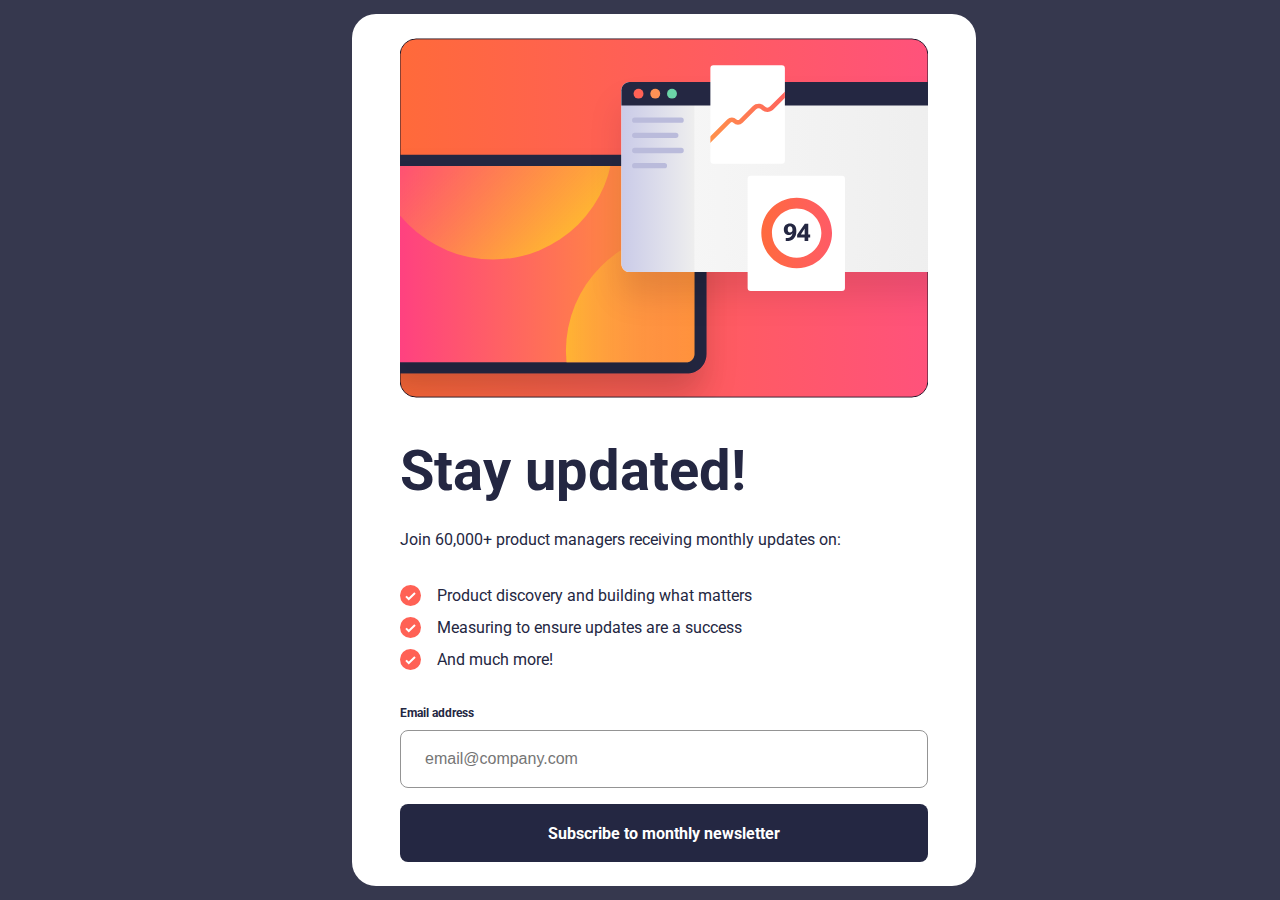
<file: index.html>
<!DOCTYPE html>
<html lang="en">
<head>
  <meta charset="UTF-8">
  <meta name="viewport" content="width=device-width, initial-scale=1.0"> <!-- displays site properly based on user's device -->

  <link rel="icon" type="image/png" sizes="32x32" href="./assets/images/favicon-32x32.png">
  <link rel="stylesheet" href="styles.css">
  <link rel="preconnect" href="https://fonts.googleapis.com">
  <link rel="preconnect" href="https://fonts.gstatic.com" crossorigin>
  <link href="https://fonts.googleapis.com/css2?family=Roboto:wght@100..900&display=swap" rel="stylesheet">
  <script defer src="script.js"></script>
  <title>Frontend Mentor | Newsletter sign-up form with success message</title>
</head>
<body>
<main>
  <div class="main-container">
    <div class="image-block">
        <picture>
          <source media="(min-width: 90rem)" srcset="assets\images\illustration-sign-up-desktop.svg">
          <source media="(min-width: 48rem)" srcset="assets\images\illustration-sign-up-tablet.svg">
          
          <img src="assets\images\illustration-sign-up-mobile.svg" alt="illustration sign up image">
        </picture>
      </div>
    <div class="main-wrapper">
      <div class="main-block">
        <h1>Stay updated!</h1>
        <p>Join 60,000+ product managers receiving monthly updates on:</p>
        <ul class="preim-list">
          <li>Product discovery and building what matters</li>
          <li>Measuring to ensure updates are a success</li>
          <li>And much more!</li>
        </ul>
        <form action="/newsletter-sign-up-with-success-page/success-page.html" id="form" novalidate>
          <div class="form-el">
            <label class="label" for="email">Email address</label>
            <span aria-live="polite" id="email-error"></span>
            <input required placeholder="email@company.com" id="email" name="email" class="email-input" type="email">
          </div>

          <button type="submit" id="submit" class="submit-btn">Subscribe to monthly newsletter</button>
        </form>
      </div>
    </div>
  </div>
</main>
</body>
</html>
</file>
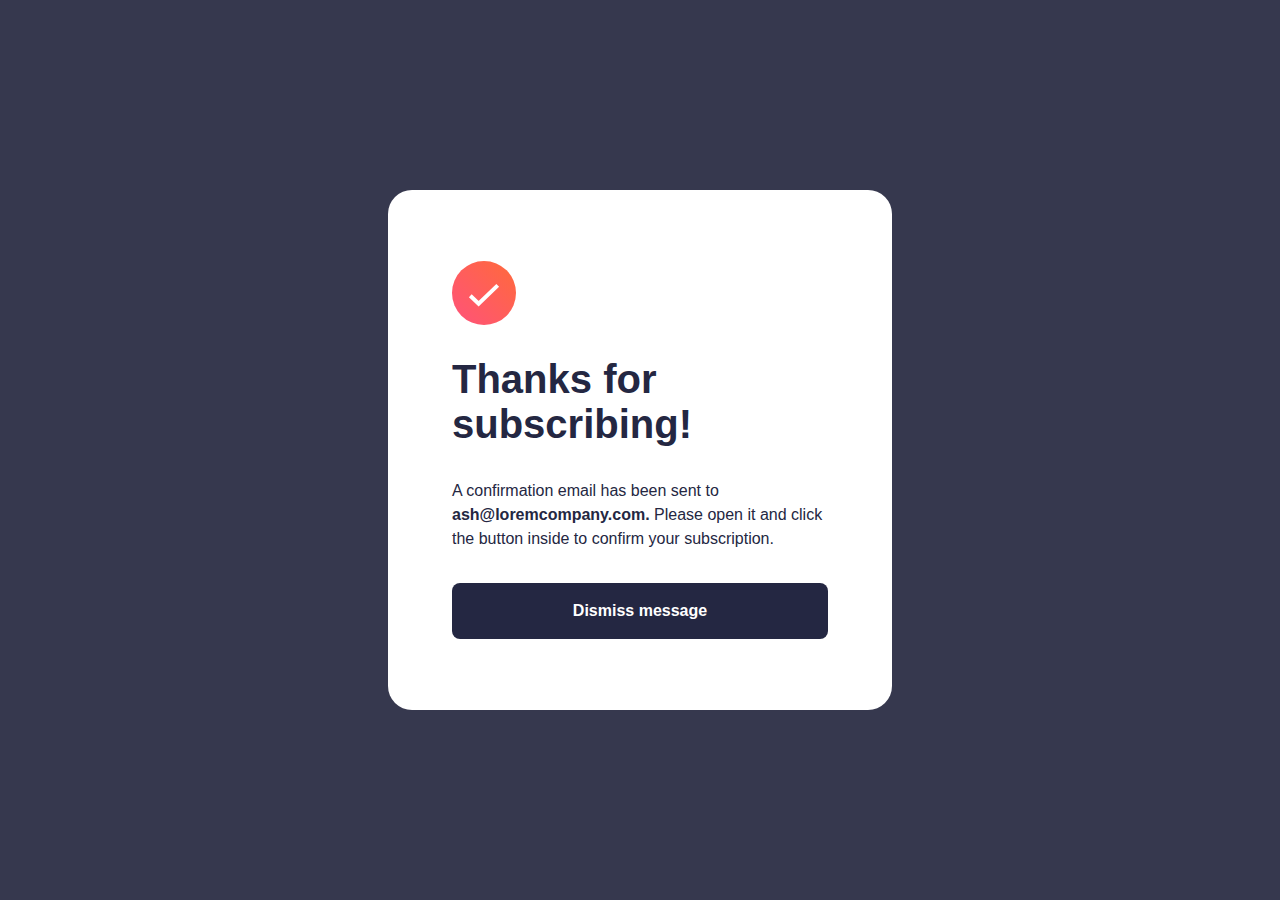
<file: success-page.html>
<!DOCTYPE html>
<html lang="en">
<head>
    <meta charset="UTF-8">
    <meta name="viewport" content="width=device-width, initial-scale=1.0">
    <link rel="stylesheet" href="success-page.css">
    <title>Success page</title>
</head>
<body>
<main>
    <div class="container">
        <div class="wrapper">
            <img src="assets\images\icon-success.svg" alt="Success icon" width="64" height="64">
            <h1>Thanks for subscribing!</h1>
            <p>A confirmation email has been sent to <b>ash@loremcompany.com.</b>
               Please open it and click the button inside to confirm your subscription.</p>
            <a href="index.html">Dismiss message</a>
        </div>
    </div>
</main>
</body>
</html>
</file>
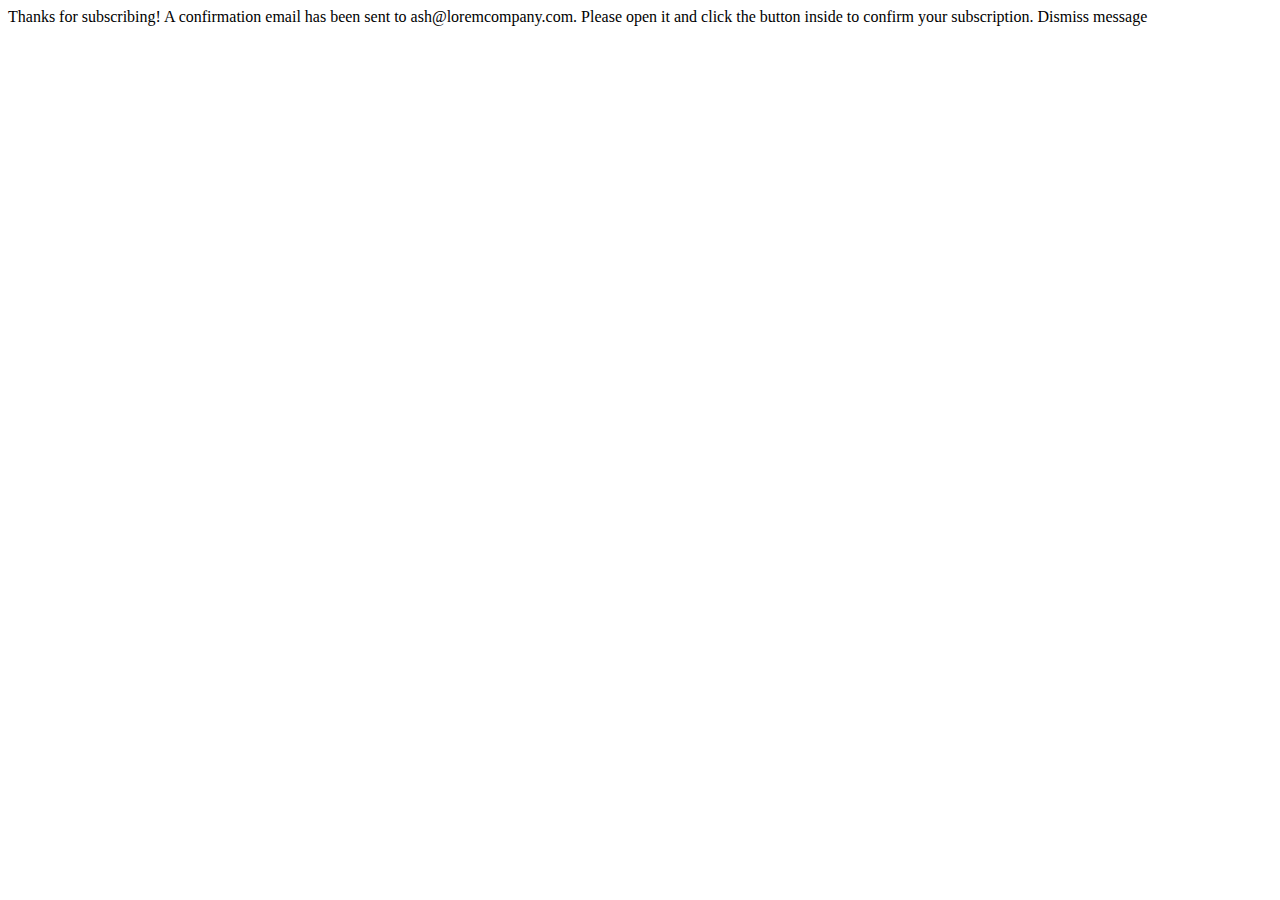
<file: success.html>
<!DOCTYPE html>
<html lang="en">
<head>
    <meta charset="UTF-8">
    <meta name="viewport" content="width=device-width, initial-scale=1.0">
    <title>Success page</title>
</head>
<body>
    Thanks for subscribing!

    A confirmation email has been sent to ash@loremcompany.com. 
    Please open it and click the button inside to confirm your subscription.

    Dismiss message
</body>
</html>
</file>
<file: styles.css>
:root{
    --red: hsl(4, 100%, 67%);
    --red100: hsl(2, 100%, 95%);
    --blue700: hsl(235, 18%, 26%);
    --blue800: hsl(234, 29%, 20%);
    --grey: hsl(0, 0%,58%);
    --white: hsl(0, 0%, 100%);
    --border-radius: 0.5rem;
    --container-sm: 23.438rem;
    --container-md: 38rem;

    --wrapper-sm: 20.438rem;
    --wrapper-md: 33rem;
}
body{
    margin: 0;
    height: 100vh;
    background-color: var(--blue700);
    display: flex;
    align-items: center;
    justify-content: center;
    font-family: Roboto, sans-serif;  
}

.image-block{
    /* width: 100%; */
}
.image-block picture img{
    display: flex;
    justify-self: center;
}

.main-container{
    background-color: var(--white);
    margin: auto;
    width: min(100%, var(--container-sm));
    border-radius: 1.5rem;
}
.main-wrapper{
    width: min(90%, var(--wrapper-sm));
    margin: auto;
}
h1{
    margin: 0;
    font-weight: 700;
    font-size: 2.5rem;
    color: var(--blue800);
}
p{
    font-weight: 400;
    font-size: 1rem;
    line-height: 1.5;
    color: var(--blue800);
    margin: 1.5rem 0;
}
.preim-list{
    list-style: none;
    margin: 0;
    font-weight: 400;
    font-size: 1rem;
    line-height: 1.5;
    color: var(--blue800);
    padding: 0;
    list-style-position: inside;
}
.preim-list li{
    display: grid;
    grid-template-columns: 1.313rem 1fr;
    gap: 1rem;
    margin: 0.5rem 0;
}
.preim-list li::before{
    content: "";
    grid-column: 1;
    width: 1.313rem; 
    height: 1.313rem;
    background: url(assets/images/icon-list.svg) center/cover no-repeat;
    margin-top: 0.05em;
}


.label, #email-error{
    font-weight: 700;
    font-size: 0.75rem;
    line-height: 1.5;
    color: var(--blue800);
    margin: 2rem 0 0.5rem;
}
input:focus { outline: none; box-shadow: none; }
.email-input{
    padding: 1rem 1.5rem;
    font-weight: 400;
    font-size: 1rem;
    line-height: 1.5;
    color: var(--grey);
    border: 1px solid var(--grey);
    border-radius: var(--border-radius);
    margin-bottom: 1.5rem;
    grid-column: 1 / -1;
}
.input-error{
    color: var(--red);   
    border: 1px solid var(--red);
    background-color: var(--red100);
}

.main-block{
    display: grid;
    margin-top: 2.5rem;
}
#form{
    display: grid;
}
.form-el{
    display: grid;
    grid-template-columns: repeat(2, 1fr);
}
.submit-btn{
    cursor: pointer;
    font-family: Roboto, sans-serif;  
    font-weight: 700;
    font-size: 1rem;
    color: var(--white);
    background-color: var(--blue800);
    padding: 1.2rem 2rem;
    border: 0;
    border-radius: var(--border-radius);
    margin-bottom: 2rem;
}


#email-error{
    color: var(--red);
    font-size: 0.75rem;
    font-weight: 700;
    line-height: 1.5;
    justify-self: flex-end;
}

@media (min-width:48rem) {
    .main-container{
       width: 100%;
       padding: 1.5rem;
    }
    .main-wrapper{
        width: var(--wrapper-md);
    }
    h1{
        font-size: 3.5rem;
    }
    .label, #email-error{
        margin: 1.5rem 0 0.5rem;
    }
    #email{
        margin-bottom: 1rem;
    }
    .submit-btn{
        margin-bottom: 0;
    }
    
}

@media (min-width:90rem) {
    .main-container{
       width: min(100%, 56.5rem);
       display: grid;
       grid-template-columns: repeat(2, 1fr);
       padding: 2rem 0;
    }
    .main-wrapper{
        width: 85%;
        grid-column: 1;
        grid-row: 1;
    }
    .image-block{
       grid-column: 2; 
    }
    p{
        margin: 2rem 0;
    }
    .label, #email-error{
        margin: 2rem 0 0.5rem;
    }
    .submit-btn-hover{
    --c1:#FF6A3A;
    --c2:#FF527B;
    background: linear-gradient(90deg,var(--c1) 0%,var(--c2) 100%);
}
}
</file>
<file: success-page.css>
:root{
    --red: hsl(4, 100%, 67%);
    --blue700: hsl(235, 18%, 26%);
    --blue800: hsl(234, 29%, 20%);
    --grey: hsl(0, 0%,58%);
    --white: hsl(0, 0%, 100%);
    --border-radius: 0.5rem;
}
body{
    margin: 0;
    height: 100vh;
    font-family: Roboto, sans-serif;  
    display: flex;
    flex-direction: column;
    justify-content: center;
}
h1{
    margin: 0;
    font-weight: 700;
    font-size: 2.5rem;
    color: var(--blue800);
}
p{
    margin: 0;
    font-weight: 400;
    font-size: 1rem;
    line-height: 1.5;
    color: var(--blue800);
}
.container{
    width: 100%;
    border-radius: 1.5rem;
    background-color: var(--white);
}
.wrapper{
    width: 88%;
    display: flex;
    flex-direction: column;
    margin: auto;
    gap: 2rem;
}

a{
    margin-top: 4rem;
    text-align: center;
    text-decoration: none;
    font-weight: 700;
    font-size: 1rem;
    color: var(--white);
    background-color: var(--blue800);
    padding: 1.2rem 2rem;
    border-radius: var(--border-radius);
}
a:hover{
    --c1:#FF6A3A;
    --c2:#FF527B;
    background: linear-gradient(90deg,var(--c1) 0%,var(--c2) 100%);
}

@media (min-width: 48rem){
    body{
        background-color: var(--blue700);
        display: flex;
        align-items: center;
    }
    .container{
        width: 31.5rem;
        height: 32.5rem;
        display: flex;
        flex-direction: column;
        justify-content: center;
    }
    .wrapper{
        width: 23.5rem;
        height: 25rem;
        display: flex;
        flex-direction: column;
        justify-content: center;
        gap: 2rem;
    }
    a{
        margin-top: 0;
    
    }
}
</file>
